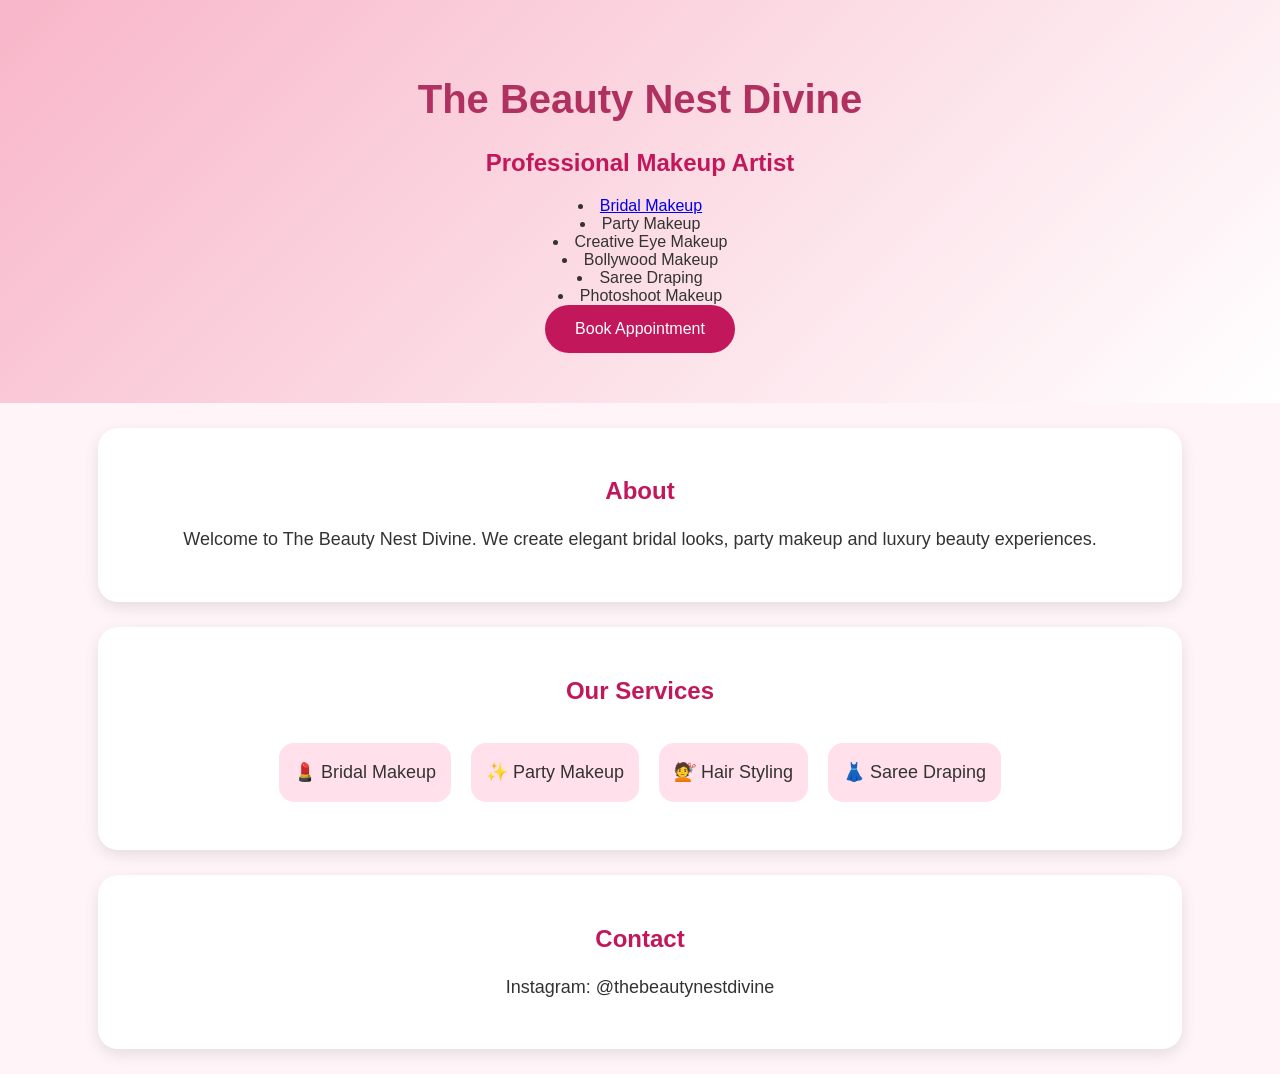
<file: index.html>
<!DOCTYPE html> 
<html>
<head>
<title>The Beauty Nest Divine</title>
<link rel="stylesheet" href="style.css">
</head>

<body>

<header>
<h1>The Beauty Nest Divine</h1> 
<h2>Professional Makeup Artist</h2>
<li><a href="bridal.html">Bridal Makeup</a></li>
<li>Party Makeup</li>
<li>Creative Eye Makeup</li>
<li>Bollywood Makeup</li>
<li>Saree Draping</li>
<li>Photoshoot Makeup</li>
<button>Book Appointment</button>
</header>

<section>
<h2>About</h2> 
<p>
Welcome to The Beauty Nest Divine. We create elegant bridal looks,
party makeup and luxury beauty experiences.
</p>
</section>

<section>
<h2>Our Services</h2>

<div class="services">
<p>💄 Bridal Makeup</p>
<p>✨ Party Makeup</p>
<p>💇 Hair Styling</p>
<p>👗 Saree Draping</p>
</div>

</section>

<section>
<h2>Contact</h2>
<p>Instagram: @thebeautynestdivine</p>
</section>

</body>
</html>
</file>
<file: style.css>
body {
    font-family: Arial, sans-serif;
    background-color: #fff5f8;
    color: #333;
    margin: 0;
    padding: 0;
    text-align: center;
}

header {
    background: linear-gradient(135deg, #f8b6c9, #fff);
    padding: 50px 20px;
}

h1 {
    color: #b03060;
    font-size: 40px;
}

h2 {
    color: #c2185b;
}

p {
    font-size: 18px;
    line-height: 1.6;
}

section {
    background: white;
    margin: 25px auto;
    padding: 30px;
    width: 80%;
    border-radius: 20px;
    box-shadow: 0 5px 15px rgba(0,0,0,0.1);
}

.services {
    display: flex;
    justify-content: center;
    gap: 20px;
    flex-wrap: wrap;
}

.services p {
    background: #ffe0eb;
    padding: 15px;
    border-radius: 15px;
}

button {
    background: #c2185b;
    color: white;
    border: none;
    padding: 15px 30px;
    border-radius: 30px;
    font-size: 16px;
    cursor: pointer;
}

button:hover {
    background: #8e1645;
}
</file>
